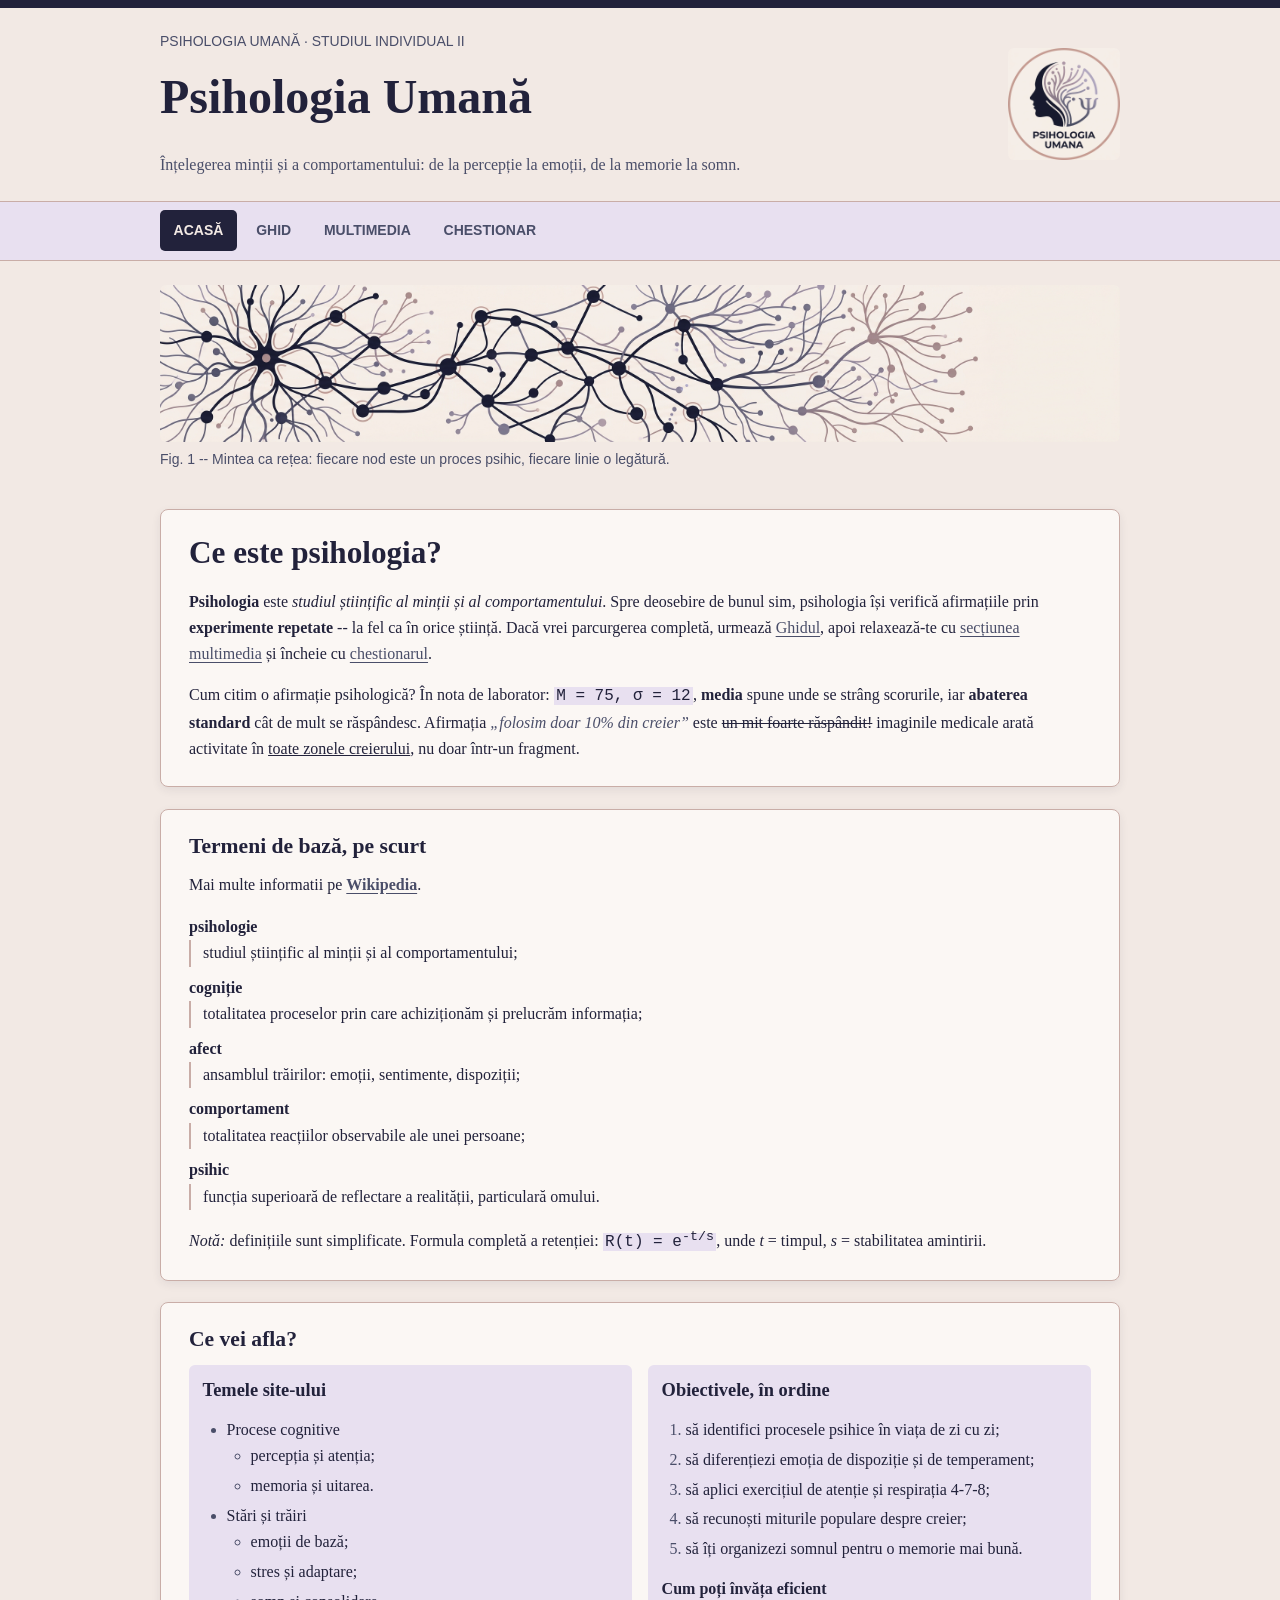
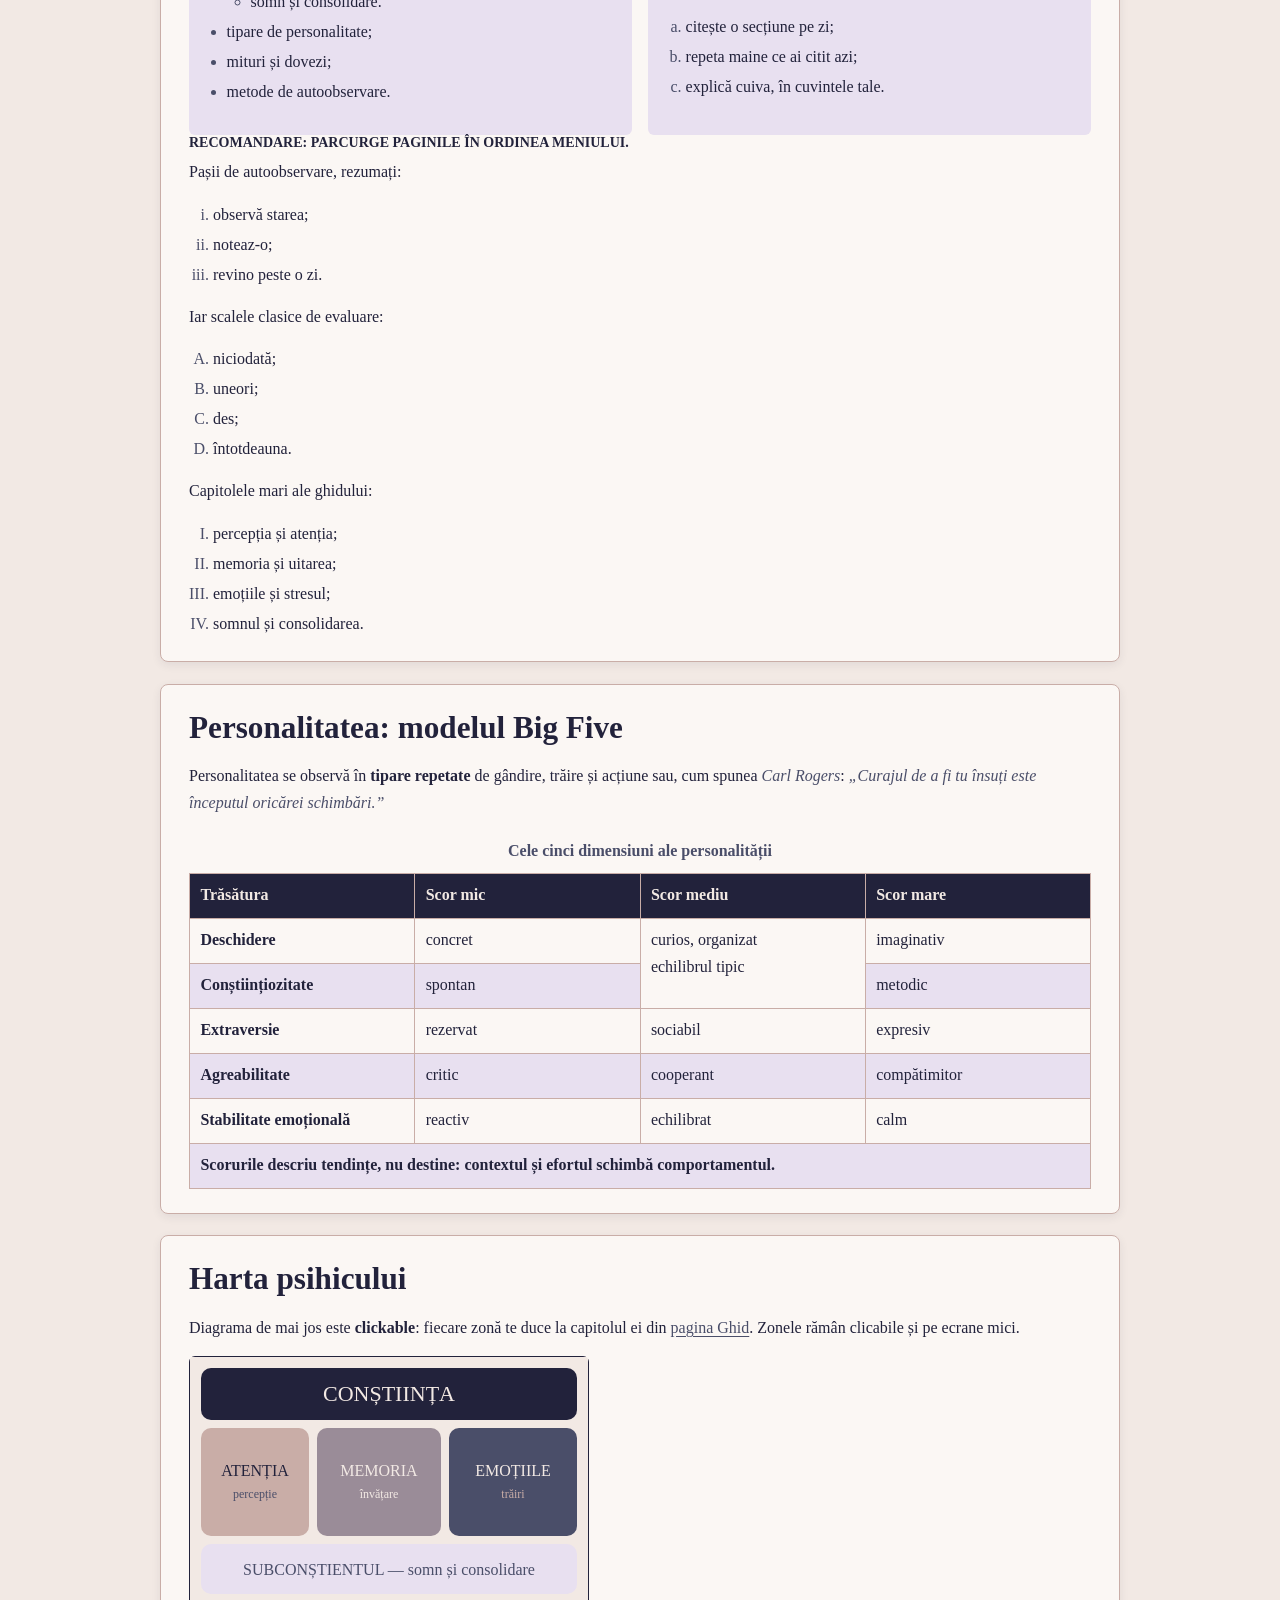
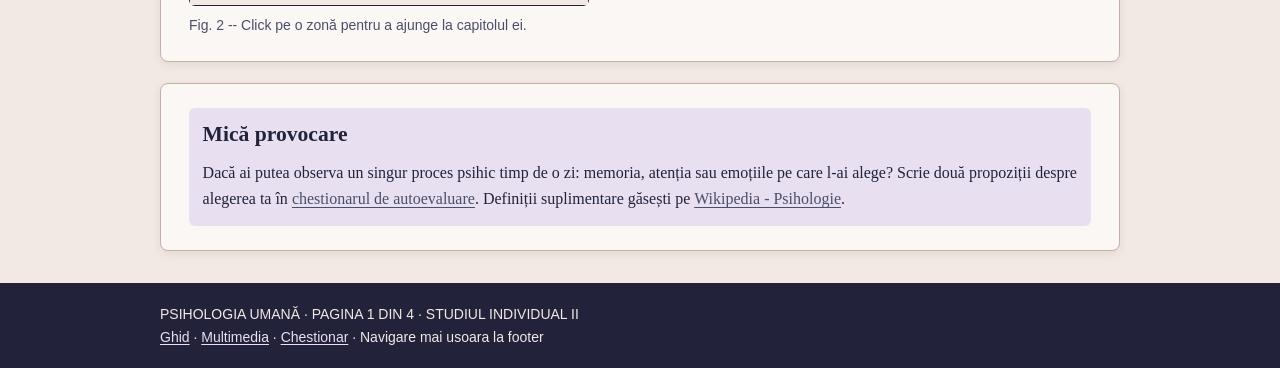
<file: index.html>
<!DOCTYPE html>
<html lang="ro">
<head>
  <meta charset="UTF-8">
  <meta name="viewport" content="width=device-width, initial-scale=1">
  <link rel="stylesheet" href="style.css">
  <title>Psihologia Umană - pagina principală</title>
</head>
<body>

<!-- antetul paginii -->
<header>
  <div class="antet">
    <div>
      <p class="antet-nota">PSIHOLOGIA UMANĂ &middot; STUDIUL INDIVIDUAL II</p>
        <h1>Psihologia Umană</h1>
        <p>Înțelegerea minții și a comportamentului: de la percepție la emoții, de la memorie la somn.</p>
    </div>
    <img src="imagini/sigla.jpg" alt="Sigla site-ului" width="128" height="128" loading="eager">
  </div>
</header>

<!-- meniul comun de navigare -->
<nav aria-label="Navigare principală">
  <ul>
    <li><a href="index.html" aria-current="page">ACASĂ</a></li>
    <li><a href="ghid.html">GHID</a></li>
    <li><a href="multimedia.html">MULTIMEDIA</a></li>
    <li><a href="formular.html">CHESTIONAR</a></li>
  </ul>
</nav>

<!-- continutul principal -->
<main>


  <figure>
    <img src="imagini/banner-minte.jpg" alt="Banner: rețea de noduri" width="960" height="160" loading="eager">
    <figcaption>Fig. 1 -- Mintea ca rețea: fiecare nod este un proces psihic, fiecare linie o legătură.</figcaption>
  </figure>


  <!-- sectiunea 1: ce este psihologia? -->
  <section id="prezentare">
    <h2>Ce este psihologia?</h2>
    <p>
      <strong>Psihologia</strong> este <em>studiul științific al minții și al comportamentului</em>. Spre deosebire
      de bunul sim, psihologia își verifică afirmațiile prin <strong>experimente repetate</strong> --
      la fel ca în orice știință. Dacă vrei parcurgerea completă, urmează <a href="ghid.html">Ghidul</a>,
      apoi relaxează-te cu <a href="multimedia.html">secțiunea multimedia</a> și încheie cu
      <a href="formular.html">chestionarul</a>.
    </p>
    <p>
      Cum citim o afirmație psihologică? În nota de laborator: <code>M = 75, &sigma; = 12</code>,
      <b>media</b> spune unde se strâng scorurile, iar <b>abaterea standard</b> cât de mult se răspândesc.
      Afirmația <q>folosim doar 10% din creier</q> este <s>un mit foarte răspândit!</s>
      imaginile medicale arată activitate în <u>toate zonele creierului</u>, nu doar într-un fragment.
    </p>
  </section>


  <!-- sectiunea 2: termeni de baza -->
  <section id="termeni">
    <h3>Termeni de bază, pe scurt</h3>
    <p>
      Mai multe informatii pe <a href="https://ro.wikipedia.org/wiki/Psihologie"><strong>Wikipedia</strong></a>.
    </p>
    <dl>
      <dt><strong>psihologie</strong></dt>
        <dd>studiul științific al minții și al comportamentului;</dd>
      <dt><strong>cogniție</strong></dt>
       <dd>totalitatea proceselor prin care achiziționăm și prelucrăm informația;</dd>
      <dt><strong>afect</strong></dt>
       <dd>ansamblul trăirilor: emoții, sentimente, dispoziții;</dd>
      <dt><strong>comportament</strong></dt>
        <dd>totalitatea reacțiilor observabile ale unei persoane;</dd>
      <dt><strong>psihic</strong></dt>
        <dd>funcția superioară de reflectare a realității, particulară omului.</dd>
    </dl>
    <p>
      <i>Notă:</i> definițiile sunt simplificate. Formula completă a retenției:
      <code>R(t) = e<sup>-t/s</sup></code>, unde <i>t</i> = timpul, <i>s</i> = stabilitatea amintirii.
    </p>
  </section>


  <!-- sectiunea 3: ce vei afla (liste) -->
  <section id="afla">
    <h3>Ce vei afla?</h3>
    <div class="coloane">
      <div>
          <h4>Temele site-ului</h4>
          <ul>
            <li>Procese cognitive
              <ul>
                <li>percepția și atenția;</li>
                <li>memoria și uitarea.</li>
              </ul>
            </li>
            <li>Stări și trăiri
              <ul>
                <li>emoții de bază;</li>
                <li>stres și adaptare;</li>
                <li>somn și consolidare.</li>
              </ul>
            </li>
            <li>tipare de personalitate;</li>
            <li>mituri și dovezi;</li>
            <li>metode de autoobservare.</li>
          </ul>
        </div>
      <div>
          <h4>Obiectivele, în ordine</h4>
          <ol type="1">
            <li>să identifici procesele psihice în viața de zi cu zi;</li>
            <li>să diferențiezi emoția de dispoziție și de temperament;</li>
            <li>să aplici exercițiul de atenție și respirația 4-7-8;</li>
            <li>să recunoști miturile populare despre creier;</li>
            <li>să îți organizezi somnul pentru o memorie mai bună.</li>
          </ol>
          <h5>Cum poți învăța eficient</h5>
          <ol type="a">
            <li>citește o secțiune pe zi;</li>
            <li>repeta maine ce ai citit azi;</li>
            <li>explică cuiva, în cuvintele tale.</li>
          </ol>
        </div>
    </div>
    <h6>RECOMANDARE: PARCURGE PAGINILE ÎN ORDINEA MENIULUI.</h6>

    <p>
      Pașii de autoobservare, rezumați:
    </p>
    <ol type="i">
      <li>observă starea;</li>
      <li>noteaz-o;</li>
      <li>revino peste o zi.</li>
    </ol>
    <p>Iar scalele clasice de evaluare:</p>
    <ol type="A">
      <li>niciodată;</li>
      <li>uneori;</li>
      <li>des;</li>
      <li>întotdeauna.</li>
    </ol>
    <p>Capitolele mari ale ghidului:</p>
    <ol type="I">
      <li>percepția și atenția;</li>
      <li>memoria și uitarea;</li>
      <li>emoțiile și stresul;</li>
      <li>somnul și consolidarea.</li>
    </ol>
  </section>


  <!-- sectiunea 4: personalitate (tabel complet) -->
  <section id="personalitate">
    <h2>Personalitatea: modelul Big Five</h2>
    <p>
      Personalitatea se observă în <strong>tipare repetate</strong> de gândire, trăire și acțiune sau, cum spunea <cite>Carl Rogers</cite>: <q>Curajul de a fi tu însuți este începutul oricărei schimbări.</q>
    </p>
    <table class="tabel-date">
      <caption><strong>Cele cinci dimensiuni ale personalității</strong></caption>
      <colgroup>
        <col>
        <col>
        <col>
        <col>
      </colgroup>
      <thead>
        <tr>
          <th scope="col">Trăsătura</th>
          <th scope="col">Scor mic</th>
          <th scope="col">Scor mediu</th>
          <th scope="col">Scor mare</th>
        </tr>
      </thead>
      <tbody>
        <tr>
          <td><strong>Deschidere</strong></td>
          <td>concret</td>
          <td rowspan="2">curios, organizat<br> echilibrul tipic</td>
          <td>imaginativ</td>
        </tr>
        <tr>
          <td><strong>Conștiințiozitate</strong></td>
          <td>spontan</td>
          <td>metodic</td>
        </tr>
        <tr>
          <td><strong>Extraversie</strong></td>
          <td>rezervat</td>
          <td>sociabil</td>
          <td>expresiv</td>
        </tr>
        <tr>
          <td><strong>Agreabilitate</strong></td>
          <td>critic</td>
          <td>cooperant</td>
          <td>compătimitor</td>
        </tr>
        <tr>
          <td><strong>Stabilitate emoțională</strong></td>
          <td>reactiv</td>
          <td>echilibrat</td>
          <td>calm</td>
        </tr>
        <tr>
          <th colspan="4">Scorurile descriu tendințe, nu destine: contextul și efortul schimbă comportamentul.</th>
        </tr>
      </tbody>
    </table>
  </section>


  <!-- sectiunea 5: harta psihicului (imagine clicabila) -->
  <section id="harta">
    <h2>Harta psihicului</h2>
    <p>
      Diagrama de mai jos este <strong>clickable</strong>: fiecare zonă te duce la capitolul ei din
      <a href="ghid.html">pagina Ghid</a>. Zonele rămân clicabile și pe ecrane mici.
    </p>
    <figure>
      <div class="diagrama">
        <img src="imagini/harta-psihic.svg" alt="Harta psihicului: conștiința, atenția, memoria, emoțiile și subconștientul cu zone clickable" width="400" height="250" loading="lazy">
        <a class="zona-constiinta" href="ghid.html" aria-label="Conștiința" title="Conștiința"></a>
        <a class="zona-atentie" href="ghid.html#perceptie" aria-label="Atenția" title="Atenția"></a>
        <a class="zona-memorie" href="ghid.html#memorie" aria-label="Memoria" title="Memoria"></a>
        <a class="zona-emotii" href="ghid.html#emotii" aria-label="Emoțiile" title="Emoțiile"></a>
        <a class="zona-subconstient" href="ghid.html#somn" aria-label="Subconștientul" title="Subconștientul"></a>
      </div>
      <figcaption>Fig. 2 -- Click pe o zonă pentru a ajunge la capitolul ei.</figcaption>
    </figure>
  </section>


  <!-- sectiunea 6: provocare -->
  <section id="provocare">
    <div class="caseta">
          <h3>Mică provocare</h3>
          <p>
            Dacă ai putea observa un singur proces psihic timp de o zi: memoria, atenția sau emoțiile
            pe care l-ai alege? Scrie două propoziții despre alegerea ta în
            <a href="formular.html">chestionarul de autoevaluare</a>.
            Definiții suplimentare găsești pe <a href="https://ro.wikipedia.org/wiki/Psihologie">Wikipedia - Psihologie</a>.
          </p>
        </div>
  </section>

</main>

<!-- subsolul -->
<footer>
  <div class="subsol">
    PSIHOLOGIA UMANĂ &middot; PAGINA 1 DIN 4 &middot; STUDIUL INDIVIDUAL II<br>
        <small><a href="ghid.html">Ghid</a> &middot; <a href="multimedia.html">Multimedia</a> &middot; <a href="formular.html">Chestionar</a> &middot; Navigare mai usoara la footer</small>
  </div>
</footer>

</body>
</html>
</file>
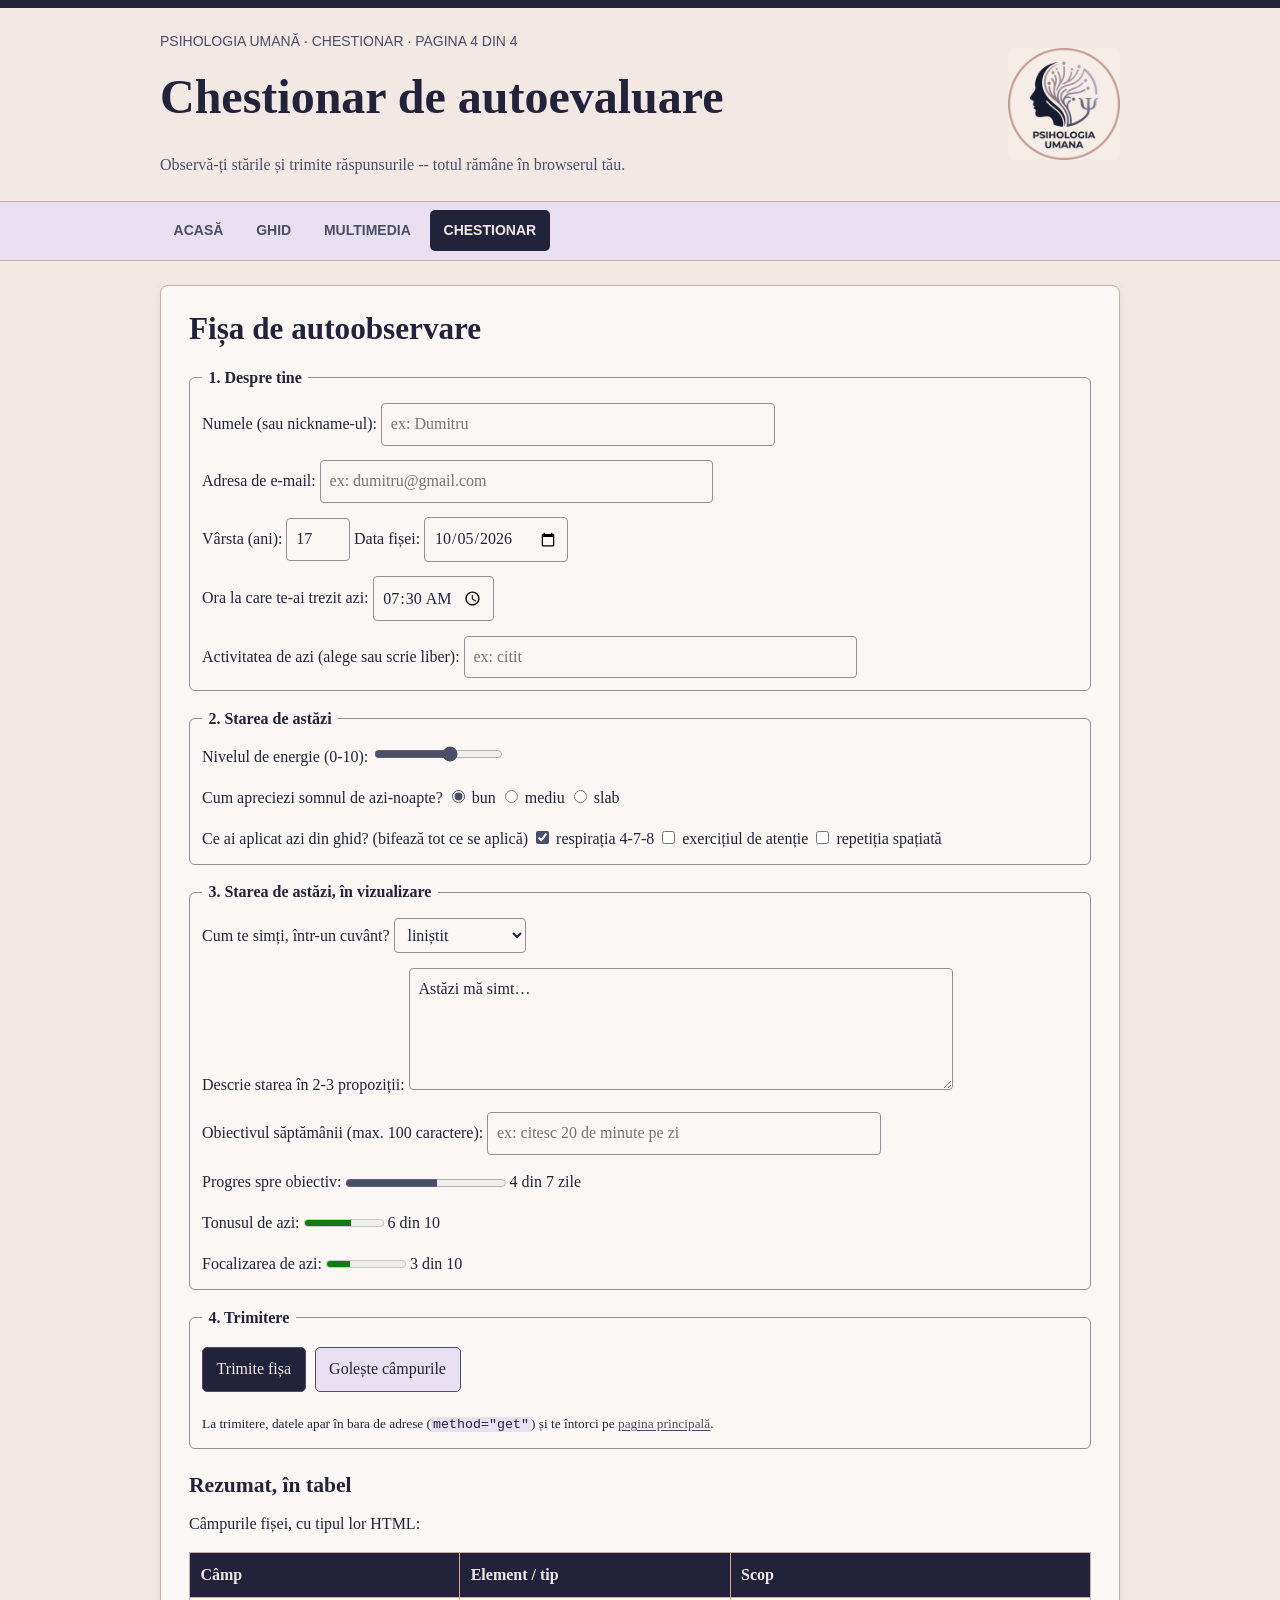
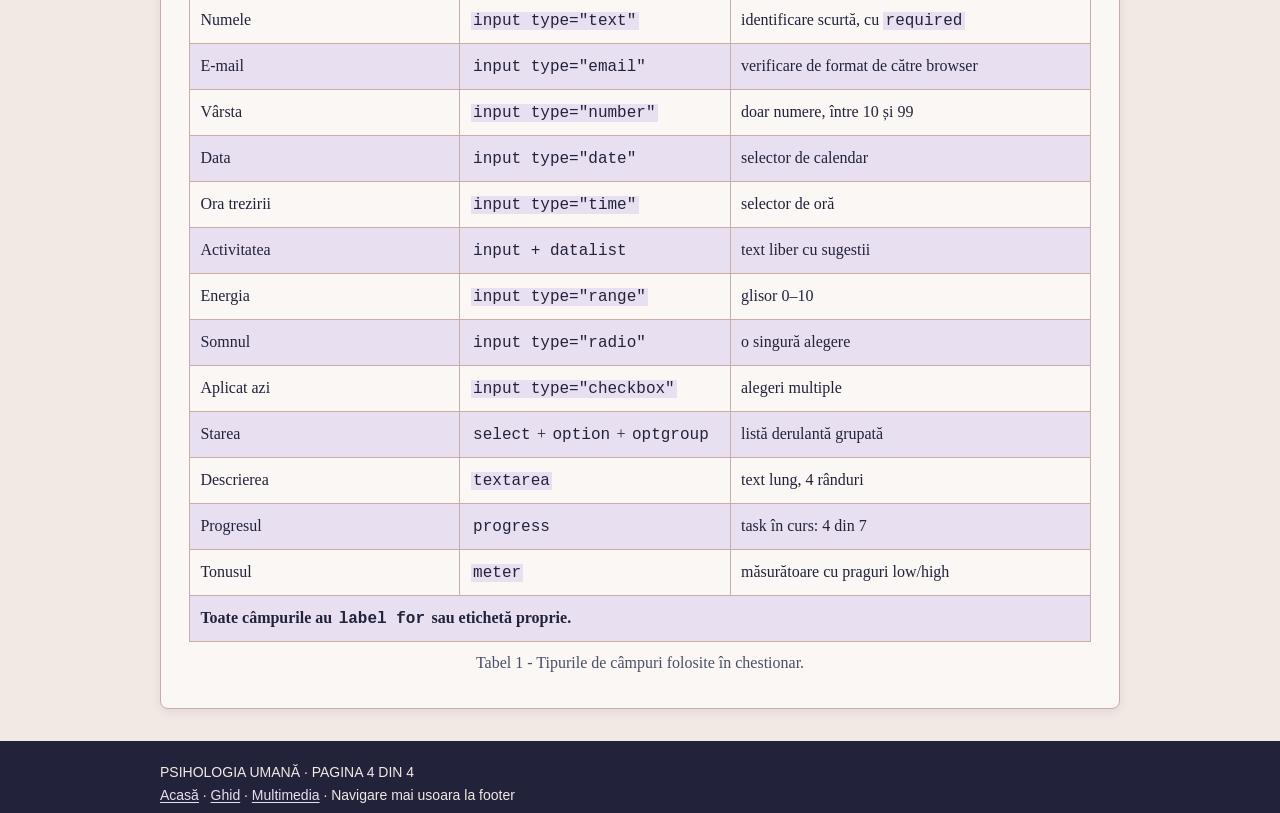
<file: formular.html>
<!DOCTYPE html>
<html lang="ro">
<head>
  <meta charset="UTF-8">
  <meta name="viewport" content="width=device-width, initial-scale=1">
  <link rel="stylesheet" href="style.css">
  <title>Chestionar și contact - Psihologia Umană</title>
</head>
<body>

<!-- antetul paginii -->
<header>
  <div class="antet">
    <div>
      <p class="antet-nota">PSIHOLOGIA UMANĂ &middot; CHESTIONAR &middot; PAGINA 4 DIN 4</p>
        <h1>Chestionar de autoevaluare</h1>
        <p>Observă-ți stările și trimite răspunsurile -- totul rămâne în browserul tău.</p>
    </div>
    <img src="imagini/sigla.jpg" alt="Sigla site-ului" width="128" height="128" loading="eager">
  </div>
</header>

<!-- meniul comun de navigare -->
<nav aria-label="Navigare principală">
  <ul>
    <li><a href="index.html">ACASĂ</a></li>
    <li><a href="ghid.html">GHID</a></li>
    <li><a href="multimedia.html">MULTIMEDIA</a></li>
    <li><a href="formular.html" aria-current="page">CHESTIONAR</a></li>
  </ul>
</nav>

<!-- continutul principal -->
<main>

  <!-- chestionarul -->
  <section id="chestionar">
    <h2>Fișa de autoobservare</h2>

    <form action="index.html" method="get">
      <fieldset>
        <legend><strong>1. Despre tine</strong></legend>
        <p>
          <label for="nume">Numele (sau nickname-ul):</label>
          <input type="text" id="nume" name="nume" size="40" maxlength="60" placeholder="ex: Dumitru" required>
        </p>
        <p>
          <label for="email">Adresa de e-mail:</label>
          <input type="email" id="email" name="email" size="40" placeholder="ex: dumitru@gmail.com">
        </p>
        <p>
          <label for="varsta">Vârsta (ani):</label>
          <input type="number" id="varsta" name="varsta" min="10" max="99" step="1" value="17" size="4">

          <label for="data">Data fișei:</label>
          <input type="date" id="data" name="data" value="2026-10-05">
        </p>
        <p>
          <label for="oraculcare">Ora la care te-ai trezit azi:</label>
          <input type="time" id="oraculcare" name="oraculcare" value="07:30">
        </p>
        <p>
          <label for="activitate">Activitatea de azi (alege sau scrie liber):</label>
          <input type="text" id="activitate" name="activitate" list="lista-activitati" size="40" placeholder="ex: citit">
          <datalist id="lista-activitati">
            <option value="citit"></option>
            <option value="sport"></option>
            <option value="muzică"></option>
            <option value="prieteni"></option>
            <option value="proiecte școlare"></option>
          </datalist>
        </p>
      </fieldset>

      <fieldset>
        <legend><strong>2. Starea de astăzi</strong></legend>
        <p>
          <label for="energie">Nivelul de energie (0-10):</label>
          <input type="range" id="energie" name="energie" min="0" max="10" step="1" value="6">
        </p>
        <p>
          Cum apreciezi somnul de azi-noapte?
          <label><input type="radio" name="somn" value="bun" checked> bun</label>
          <label><input type="radio" name="somn" value="mediu"> mediu</label>
          <label><input type="radio" name="somn" value="slab"> slab</label>
        </p>
        <p>
          Ce ai aplicat azi din ghid? (bifează tot ce se aplică)
          <label><input type="checkbox" name="aplicat" value="respiratie" checked> respirația 4-7-8</label>
          <label><input type="checkbox" name="aplicat" value="atentie"> exercițiul de atenție</label>
          <label><input type="checkbox" name="aplicat" value="repetitie"> repetiția spațiată</label>
        </p>
      </fieldset>

      <fieldset>
        <legend><strong>3. Starea de astăzi, în vizualizare</strong></legend>
        <p>
          <label for="umfl">Cum te simți, într-un cuvânt?</label>
          <select id="umfl" name="umfl">
            <optgroup label="Pozitiv">
              <option value="linistit" selected>liniștit</option>
              <option value="curios">curios</option>
              <option value="entuziasmat">entuziasmat</option>
            </optgroup>
            <optgroup label="Neutru">
              <option value="obosit">obosit</option>
              <option value="ganditor">gânditor</option>
            </optgroup>
            <option value="agitat">agitat</option>
          </select>
        </p>
        <p>
          <label for="descriere">Descrie starea în 2-3 propoziții:</label>
          <textarea id="descriere" name="descriere" rows="4" cols="60" placeholder="Astăzi mă simt...">Astăzi mă simt…</textarea>
        </p>
        <p>
          <label for="obs">Obiectivul săptămânii (max. 100 caractere):</label>
          <input type="text" id="obs" name="obs" maxlength="100" size="40" placeholder="ex: citesc 20 de minute pe zi">
        </p>
        <p>
          <label for="progres">Progres spre obiectiv:</label>
          <progress id="progres" value="4" max="7"> 4 din 7 zile</progress> 4 din 7 zile
        </p>
        <p>
          <label for="tonus">Tonusul de azi:</label>
          <meter id="tonus" value="6" min="0" max="10" low="3" high="8" optimum="7">6 din 10</meter> 6 din 10
        </p>
        <p>
          <label for="focus">Focalizarea de azi:</label>
          <meter id="focus" value="3" min="0" max="10" low="3" high="8" optimum="7">3 din 10</meter> 3 din 10
        </p>
      </fieldset>

      <fieldset>
        <legend><strong>4. Trimitere</strong></legend>
        <p>
          <button type="submit">Trimite fișa</button>
          <button type="reset">Golește câmpurile</button>
        </p>
        <p>
          <small>La trimitere, datele apar în bara de adrese (<code>method="get"</code>) și te întorci pe
          <a href="index.html">pagina principală</a>.</small>
        </p>
      </fieldset>
    </form>

    <h3>Rezumat, în tabel</h3>
    <p>Câmpurile fișei, cu tipul lor HTML:</p>
    <table class="tabel-date">
      <caption class="legenda-jos">Tabel 1 - Tipurile de câmpuri folosite în chestionar.</caption>
      <colgroup>
        <col class="latime-30">
        <col class="latime-30">
        <col class="latime-40">
      </colgroup>
      <thead>
        <tr>
          <th scope="col">Câmp</th>
          <th scope="col">Element / tip</th>
          <th scope="col">Scop</th>
        </tr>
      </thead>
      <tbody>
        <tr><td>Numele</td><td><code>input type="text"</code></td><td>identificare scurtă, cu <code>required</code></td></tr>
        <tr><td>E-mail</td><td><code>input type="email"</code></td><td>verificare de format de către browser</td></tr>
        <tr><td>Vârsta</td><td><code>input type="number"</code></td><td>doar numere, între 10 și 99</td></tr>
        <tr><td>Data</td><td><code>input type="date"</code></td><td>selector de calendar</td></tr>
        <tr><td>Ora trezirii</td><td><code>input type="time"</code></td><td>selector de oră</td></tr>
        <tr><td>Activitatea</td><td><code>input + datalist</code></td><td>text liber cu sugestii</td></tr>
        <tr><td>Energia</td><td><code>input type="range"</code></td><td>glisor 0–10</td></tr>
        <tr><td>Somnul</td><td><code>input type="radio"</code></td><td>o singură alegere</td></tr>
        <tr><td>Aplicat azi</td><td><code>input type="checkbox"</code></td><td>alegeri multiple</td></tr>
        <tr><td>Starea</td><td><code>select</code> + <code>option</code> + <code>optgroup</code></td><td>listă derulantă grupată</td></tr>
        <tr><td>Descrierea</td><td><code>textarea</code></td><td>text lung, 4 rânduri</td></tr>
        <tr><td>Progresul</td><td><code>progress</code></td><td>task în curs: 4 din 7</td></tr>
        <tr><td>Tonusul</td><td><code>meter</code></td><td>măsurătoare cu praguri low/high</td></tr>
        <tr><th colspan="3">Toate câmpurile au <code>label for</code> sau etichetă proprie.</th></tr>
      </tbody>
    </table>
  </section>

</main>

<!-- subsolul -->
<footer>
  <div class="subsol">
    PSIHOLOGIA UMANĂ &middot; PAGINA 4 DIN 4<br>
        <small><a href="index.html">Acasă</a> &middot; <a href="ghid.html">Ghid</a> &middot; <a href="multimedia.html">Multimedia</a> &middot; Navigare mai usoara la footer</small>
  </div>
</footer>

</body>
</html>
</file>
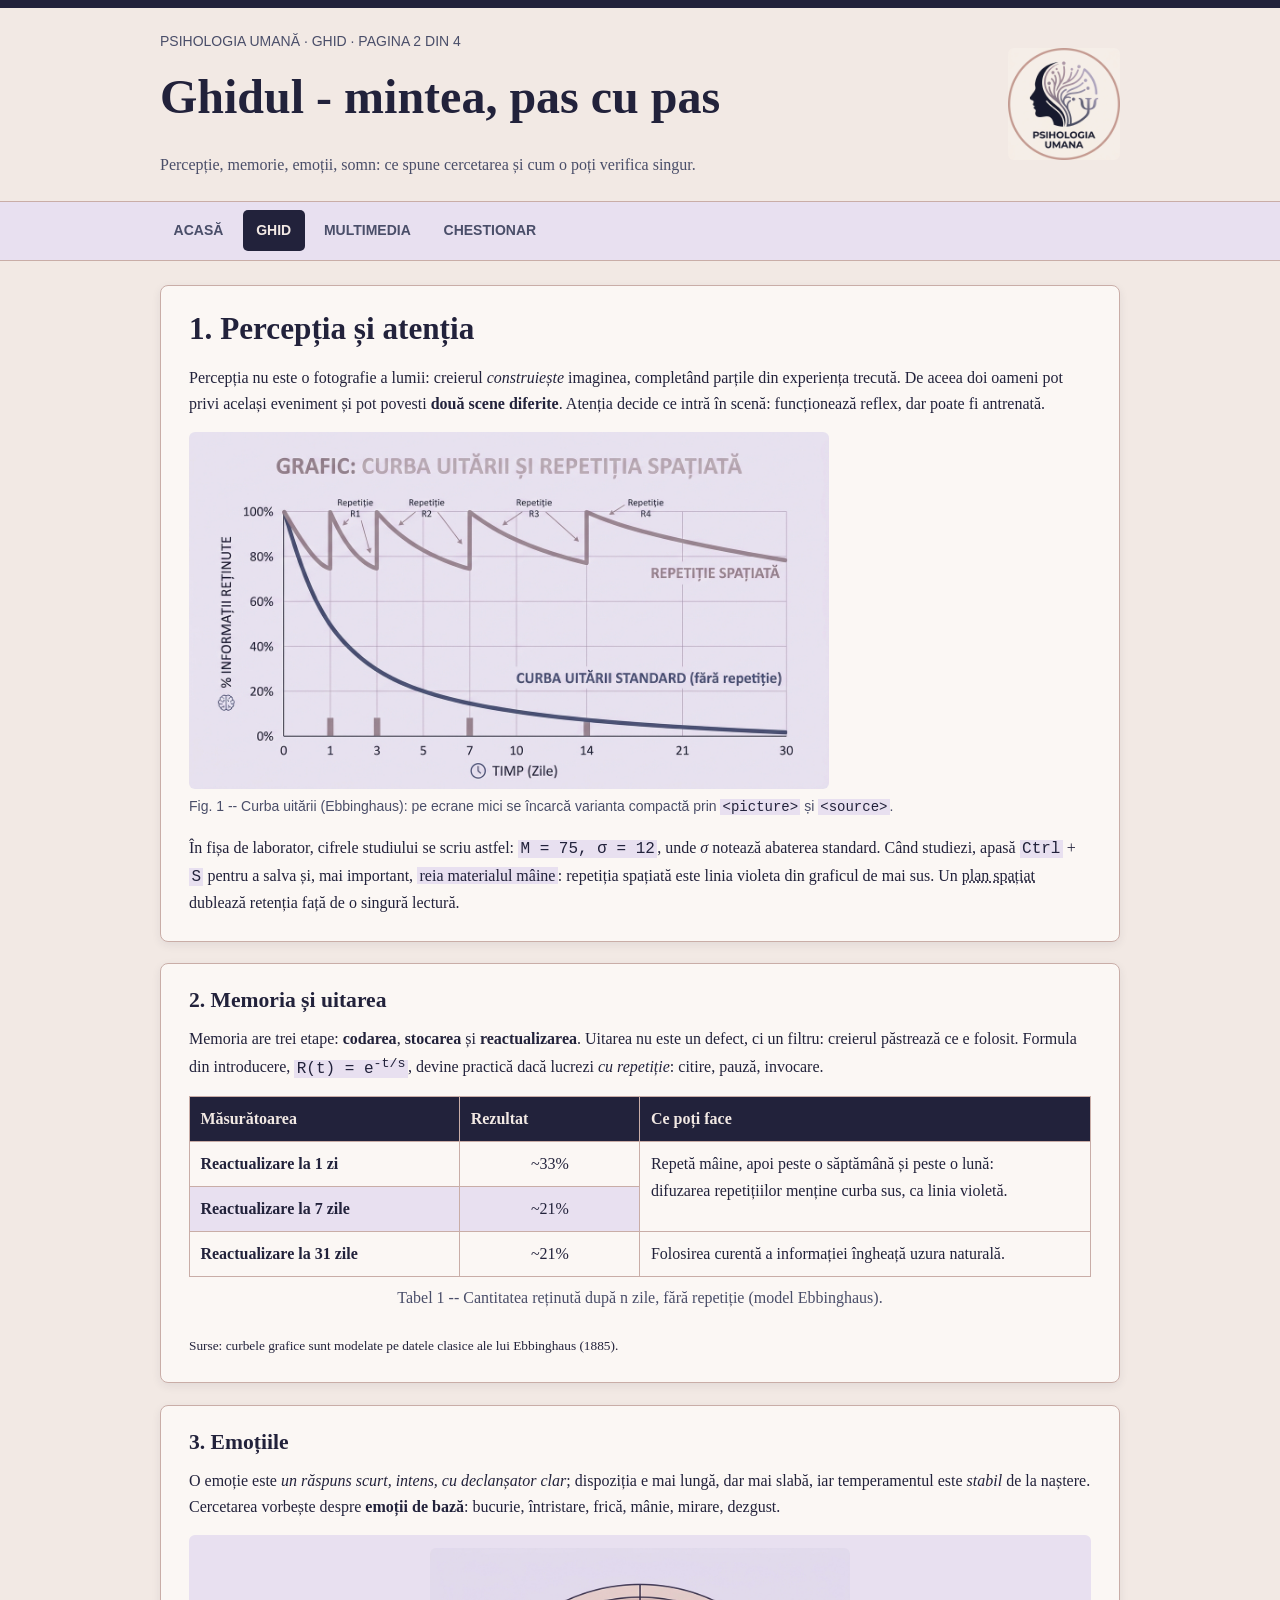
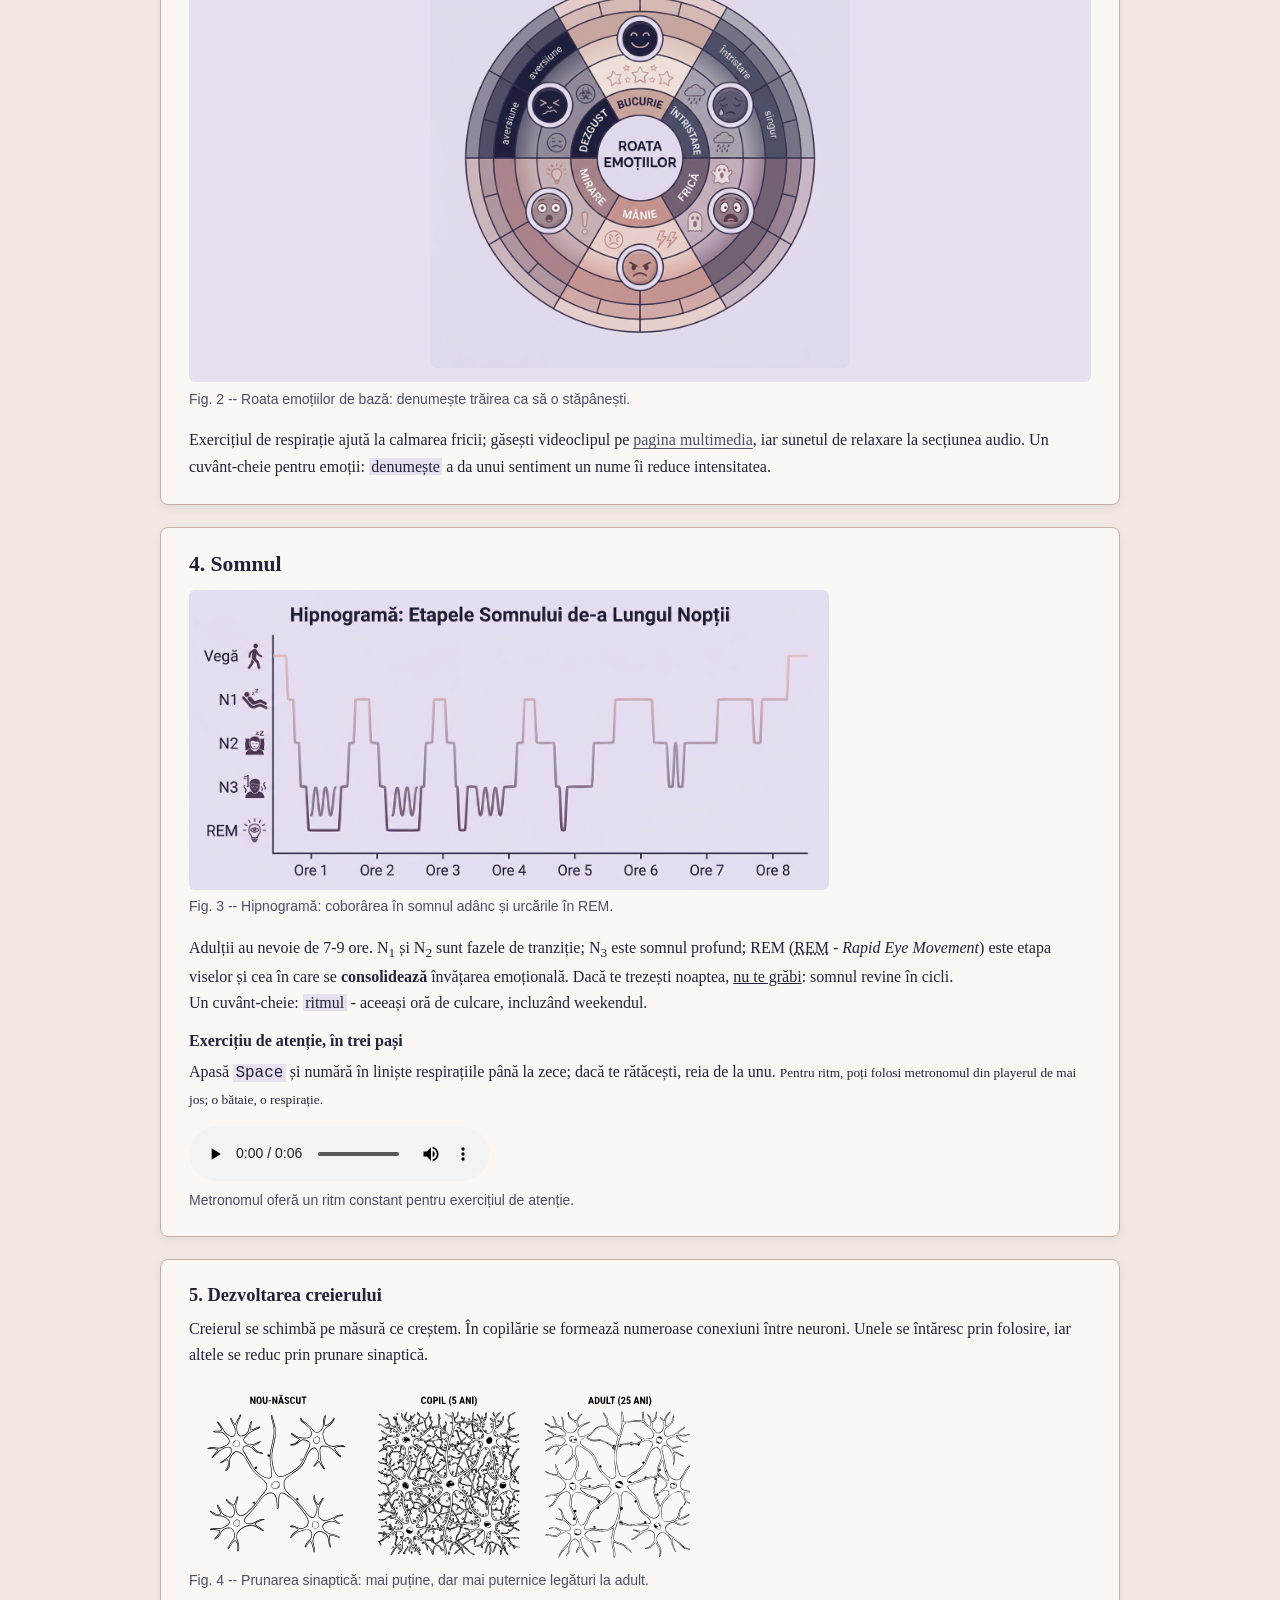
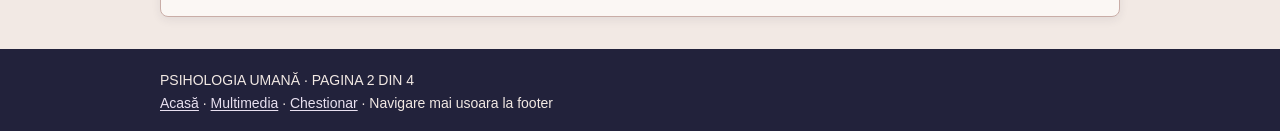
<file: ghid.html>
<!DOCTYPE html>
<html lang="ro">
<head>
  <meta charset="UTF-8">
  <meta name="viewport" content="width=device-width, initial-scale=1">
  <link rel="stylesheet" href="style.css">
  <title>Ghidul psihologiei - procese, emoții și somn</title>
</head>
<body>

<!-- antetul paginii -->
<header>
  <div class="antet">
    <div>
      <p class="antet-nota">PSIHOLOGIA UMANĂ &middot; GHID &middot; PAGINA 2 DIN 4</p>
        <h1>Ghidul - mintea, pas cu pas</h1>
        <p>Percepție, memorie, emoții, somn: ce spune cercetarea și cum o poți verifica singur.</p>
    </div>
    <img src="imagini/sigla.jpg" alt="Sigla site-ului" width="128" height="128" loading="eager">
  </div>
</header>

<!-- meniul comun de navigare -->
<nav aria-label="Navigare principală">
  <ul>
    <li><a href="index.html">ACASĂ</a></li>
    <li><a href="ghid.html" aria-current="page">GHID</a></li>
    <li><a href="multimedia.html">MULTIMEDIA</a></li>
    <li><a href="formular.html">CHESTIONAR</a></li>
  </ul>
</nav>


<!-- continutul principal -->
<main>


  <!-- 1. perceptia si atentia -->
  <section id="perceptie">
    <h2>1. Percepția și atenția</h2>
    <p>
      Percepția nu este o fotografie a lumii: creierul <em>construiește</em> imaginea, completând parțile
      din experiența trecută. De aceea doi oameni pot privi același eveniment și pot povesti
      <strong>două scene diferite</strong>. Atenția decide ce intră în scenă: funcționează reflex,
      dar poate fi antrenată.
    </p>

    <figure>
      <picture>
        <source media="(max-width: 640px)" srcset="imagini/curba-uitarii-mica.png">
        <img src="imagini/curba-uitarii.jpg" alt="Grafic: curba uitării, fără și cu repetiție spațiată" width="640" height="360" loading="lazy">
      </picture>
      <figcaption>Fig. 1 -- Curba uitării (Ebbinghaus): pe ecrane mici se încarcă varianta compactă prin <code>&lt;picture&gt;</code> și <code>&lt;source&gt;</code>.</figcaption>
    </figure>

    <p>
      În fișa de laborator, cifrele studiului se scriu astfel: <code>M = 75, &sigma; = 12</code>,
      unde <var>&sigma;</var> notează abaterea standard. Când studiezi, apasă <kbd>Ctrl</kbd> + <kbd>S</kbd>
      pentru a salva și, mai important, <mark>reia materialul mâine</mark>: repetiția spațiată este
      linia violeta din graficul de mai sus. Un <abbr title="Program de învățare cu pauze planificate">plan spațiat</abbr>
      dublează retenția față de o singură lectură.
    </p>
  </section>


  <!-- 2. memoria si uitarea -->
  <section id="memorie">
    <h3>2. Memoria și uitarea</h3>
    <p>
      Memoria are trei etape: <b>codarea</b>, <b>stocarea</b> și <b>reactualizarea</b>. Uitarea nu este un defect,
      ci un filtru: creierul păstrează ce e folosit. Formula din introducere, <code>R(t) = e<sup>-t/s</sup></code>,
      devine practică dacă lucrezi <em>cu repetiție</em>: citire, pauză, invocare.
    </p>

    <table class="tabel-date">
      <caption class="legenda-jos">Tabel 1 -- Cantitatea reținută după n zile, fără repetiție (model Ebbinghaus).</caption>
      <colgroup>
        <col class="latime-30">
        <col class="latime-20">
        <col class="latime-50">
      </colgroup>
      <thead>
        <tr>
          <th scope="col">Măsurătoarea</th>
          <th scope="col">Rezultat</th>
          <th scope="col">Ce poți face</th>
        </tr>
      </thead>
      <tbody>
        <tr>
          <td><strong>Reactualizare la 1 zi</strong></td>
          <td class="rezultat">~33%</td>
          <td rowspan="2">Repetă mâine, apoi peste o săptămână și peste o lună:<br>difuzarea repetițiilor menține curba sus, ca linia violetă.</td>
        </tr>
        <tr>
          <td><strong>Reactualizare la 7 zile</strong></td>
          <td class="rezultat">~21%</td>
        </tr>
        <tr>
          <td><strong>Reactualizare la 31 zile</strong></td>
          <td class="rezultat">~21%</td>
          <td>Folosirea curentă a informației îngheață uzura naturală.</td>
        </tr>
      </tbody>
    </table>

    <p><small>Surse: curbele grafice sunt modelate pe datele clasice ale lui Ebbinghaus (1885).</small></p>
  </section>


  <!-- 3. emotiile -->
  <section id="emotii">
    <h3>3. Emoțiile</h3>
    <p>
      O emoție este <em>un răspuns scurt, intens, cu declanșator clar</em>; dispoziția e mai lungă, dar mai slabă,
      iar temperamentul este <em>stabil</em> de la naștere. Cercetarea vorbește despre <strong>emoții de bază</strong>:
      bucurie, întristare, frică, mânie, mirare, dezgust.
    </p>

    <figure>
      <div class="caseta">
          <img src="imagini/roata-emotiilor.jpg" alt="Roata emoțiilor de bază: bucurie, întristare, frică, mânie, mirare, dezgust" width="420" height="420" loading="lazy">
        </div>
      <figcaption>Fig. 2 -- Roata emoțiilor de bază: denumește trăirea ca să o stăpânești.</figcaption>
    </figure>

    <p>
      Exercițiul de respirație ajută la calmarea fricii; găsești videoclipul pe
      <a href="multimedia.html">pagina multimedia</a>, iar sunetul de relaxare la secțiunea audio.
      Un cuvânt-cheie pentru emoții: <mark>denumește</mark> a da unui sentiment un nume îi reduce intensitatea.
    </p>
  </section>


  <!-- 4. somnul -->
  <section id="somn">
    <h3>4. Somnul</h3>
    <figure>
      <img src="imagini/hipnograma-somn.jpg" alt="Hipnogramă: etapele somnului de-a lungul nopții — vegă, N1, N2, N3, REM" width="640" height="300" loading="lazy">
      <figcaption>Fig. 3 -- Hipnogramă: coborârea în somnul adânc și urcările în REM.</figcaption>
    </figure>
    <p>
      Adulții au nevoie de 7-9 ore. N<sub>1</sub> și N<sub>2</sub> sunt fazele de tranziție; N<sub>3</sub> este somnul profund;
      REM (<abbr title="Rapid Eye Movement">REM</abbr> - <i>Rapid Eye Movement</i>) este etapa viselor și
      cea în care se <strong>consolidează</strong> învățarea emoțională. Dacă te trezești noaptea,
      <u>nu te grăbi</u>: somnul revine în cicli.<br>Un cuvânt-cheie: <mark>ritmul</mark> -
      aceeași oră de culcare, incluzând weekendul.
    </p>
    <article>
      <header>
        <h5>Exercițiu de atenție, în trei pași</h5>
      </header>
      <p>
        Apasă <kbd>Space</kbd> și numără în liniște respirațiile până la zece; dacă te rătăcești, reia de la unu.
        <small>Pentru ritm, poți folosi metronomul din playerul de mai jos; o bătaie, o respirație.</small>
      </p>
      <audio controls src="audio/metronom.wav" loop></audio>
      <footer>
        <small>Metronomul oferă un ritm constant pentru exercițiul de atenție.</small>
      </footer>
    </article>
  </section>

  <!-- 5. dezvoltarea creierului -->
  <section id="dezvoltare">
    <h4>5. Dezvoltarea creierului</h4>
    <p>Creierul se schimbă pe măsură ce creștem. În copilărie se formează numeroase conexiuni între neuroni. Unele se întăresc prin folosire, iar altele se reduc prin prunare sinaptică.</p>
    <figure>
      <img src="imagini/creier-dezvoltare.svg" alt="Diagramă: sinapsele la nou-născut, copil și adult" width="520" height="180" loading="lazy">
      <figcaption>Fig. 4 -- Prunarea sinaptică: mai puține, dar mai puternice legături la adult.</figcaption>
    </figure>
  </section>
</main>

<!-- subsolul -->
<footer>
  <div class="subsol">
    PSIHOLOGIA UMANĂ &middot; PAGINA 2 DIN 4<br>
        <small><a href="index.html">Acasă</a> &middot; <a href="multimedia.html">Multimedia</a> &middot; <a href="formular.html">Chestionar</a> &middot; Navigare mai usoara la footer</small>
  </div>
</footer>

</body>
</html>
</file>
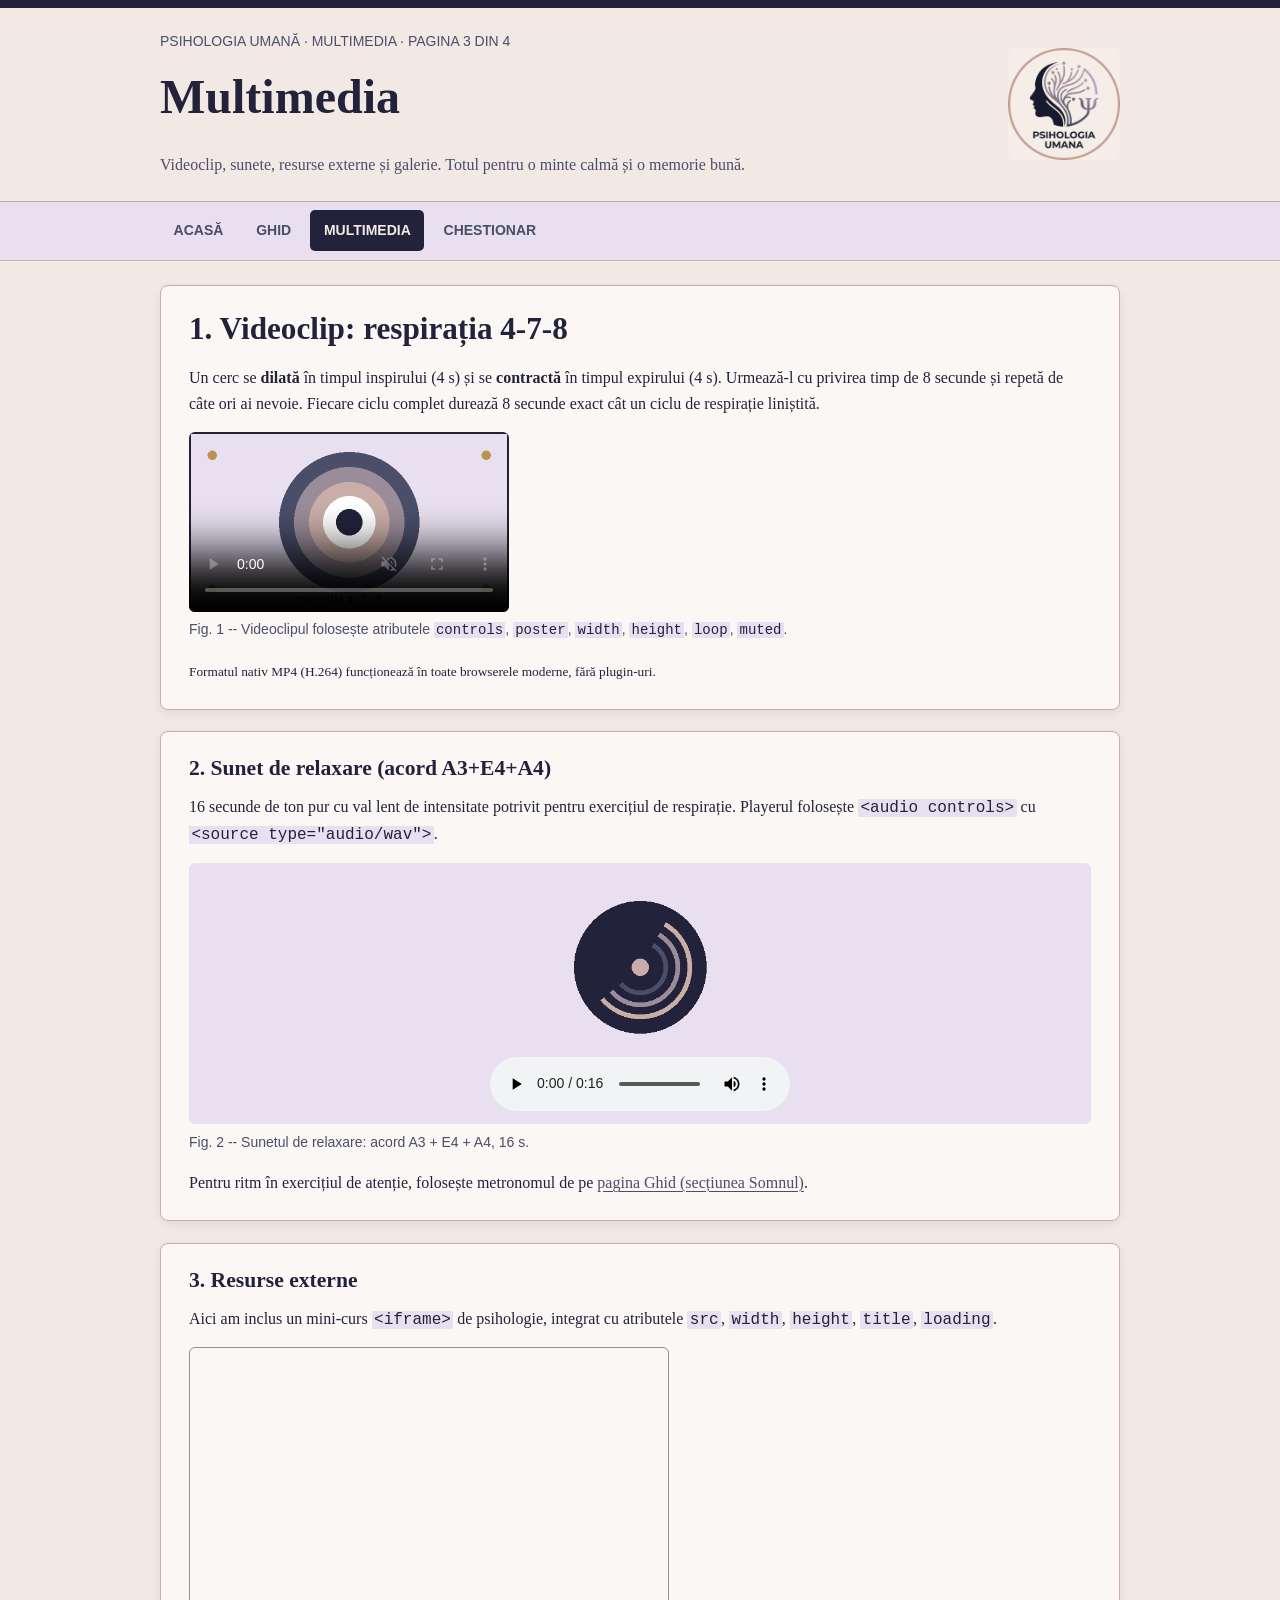
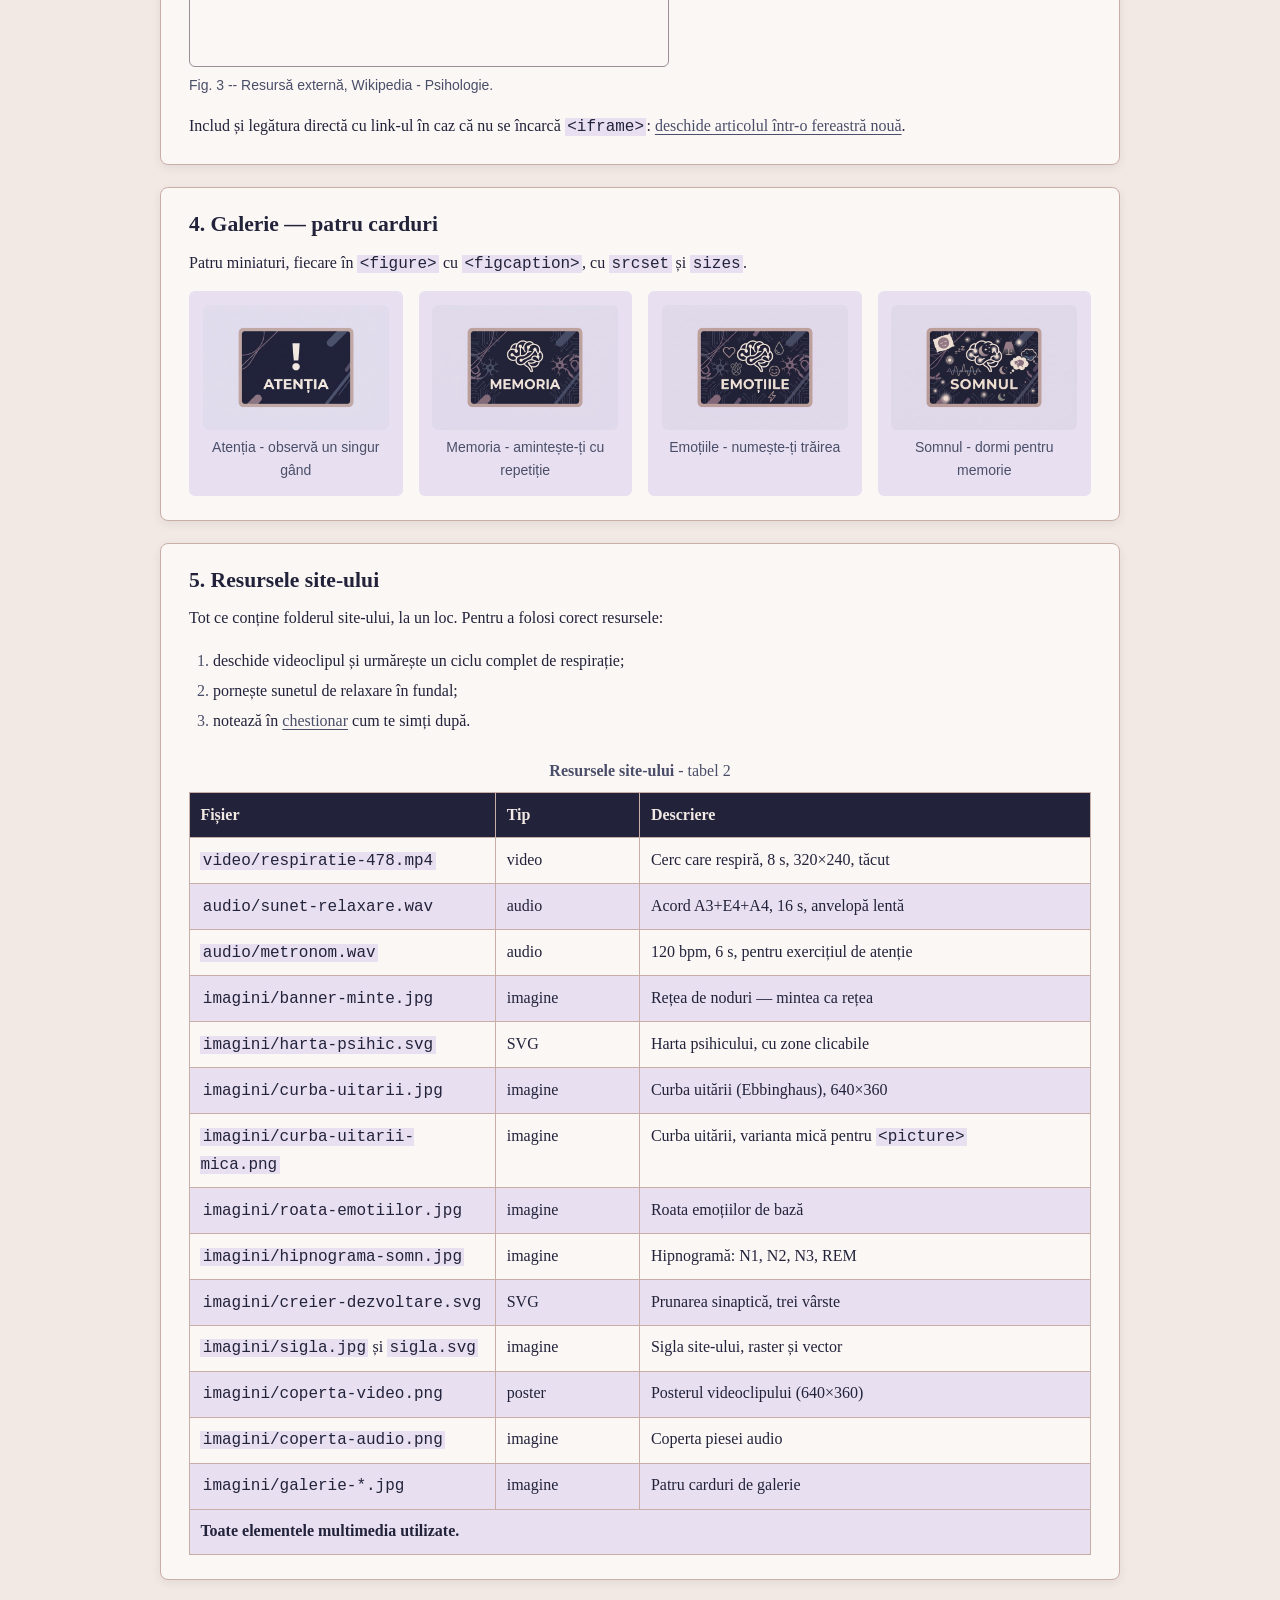
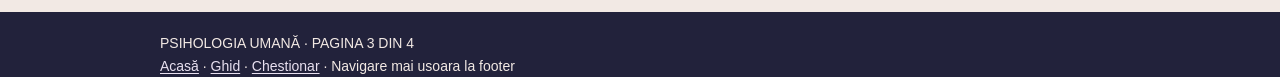
<file: multimedia.html>
<!DOCTYPE html>
<html lang="ro">
<head>
  <meta charset="UTF-8">
  <meta name="viewport" content="width=device-width, initial-scale=1">
  <link rel="stylesheet" href="style.css">
  <title>Multimedia - Psihologia Umană</title>
</head>
<body>

<!-- antetul paginii -->
<header>
  <div class="antet">
    <div>
      <p class="antet-nota">PSIHOLOGIA UMANĂ &middot; MULTIMEDIA &middot; PAGINA 3 DIN 4</p>
        <h1>Multimedia</h1>
        <p>Videoclip, sunete, resurse externe și galerie. Totul pentru o minte calmă și o memorie bună.</p>
    </div>
    <img src="imagini/sigla.jpg" alt="Sigla site-ului" width="128" height="128" loading="eager">
  </div>
</header>

<!-- meniul comun de navigare -->
<nav aria-label="Navigare principală">
  <ul>
    <li><a href="index.html">ACASĂ</a></li>
    <li><a href="ghid.html">GHID</a></li>
    <li><a href="multimedia.html" aria-current="page">MULTIMEDIA</a></li>
    <li><a href="formular.html">CHESTIONAR</a></li>
  </ul>
</nav>

<!-- continutul principal -->
<main>


  <!-- 1. video -->
  <section id="video">
    <h2>1. Videoclip: respirația 4-7-8</h2>
    <p>
      Un cerc se <strong>dilată</strong> în timpul inspirului (4 s) și se <strong>contractă</strong> în timpul expirului (4 s).
      Urmează-l cu privirea timp de 8 secunde și repetă de câte ori ai nevoie. Fiecare ciclu complet
      durează 8 secunde exact cât un ciclu de respirație liniștită.
    </p>

    <figure>
      <video src="video/respiratie-478.mp4" controls poster="imagini/coperta-video.png" width="320" height="240" preload="metadata" loop muted></video>
      <figcaption>Fig. 1 -- Videoclipul folosește atributele <code>controls</code>, <code>poster</code>, <code>width</code>, <code>height</code>, <code>loop</code>, <code>muted</code>.</figcaption>
    </figure>

    <p><small>Formatul nativ MP4 (H.264) funcționează în toate browserele moderne, fără plugin-uri.</small></p>
  </section>


  <!-- 2. audio cu source -->
  <section id="audio">
    <h3>2. Sunet de relaxare (acord A3+E4+A4)</h3>
    <p>
      16 secunde de ton pur cu val lent de intensitate potrivit pentru exercițiul de respirație.
      Playerul folosește <code>&lt;audio controls&gt;</code> cu <code>&lt;source type="audio/wav"&gt;</code>.
    </p>
    <figure>
      <div class="caseta">
          <img src="imagini/coperta-audio.png" alt="Coperta piesei audio: cercuri concentrice" width="180" height="180" loading="lazy"><br>
          <audio controls>
            <source src="audio/sunet-relaxare.wav" type="audio/wav">
            Browserul tău nu suportă elementul audio.
          </audio>
        </div>
      <figcaption>Fig. 2 -- Sunetul de relaxare: acord A3 + E4 + A4, 16 s.</figcaption>
    </figure>
    <p>
      Pentru ritm în exercițiul de atenție, folosește metronomul de pe
      <a href="ghid.html#somn">pagina Ghid (secțiunea Somnul)</a>.
    </p>
  </section>


  <!-- 3. iframe -->
  <section id="resurse">
    <h3>3. Resurse externe</h3>
    <p>
      Aici am inclus un mini-curs <code>&lt;iframe&gt;</code>
      de psihologie, integrat cu atributele <code>src</code>, <code>width</code>, <code>height</code>, <code>title</code>, <code>loading</code>.
    </p>
    <figure>
      <iframe sandbox src="https://ro.wikipedia.org/wiki/Psihologie" title="Articol extern: Psihologie (Wikipedia)" width="480" height="320" loading="lazy"></iframe>
      <figcaption>Fig. 3 -- Resursă externă, Wikipedia - Psihologie.</figcaption>
    </figure>
    <p>
      Includ și legătura directă cu link-ul în caz că nu se încarcă <code>&lt;iframe&gt;</code>:
      <a href="https://ro.wikipedia.org/wiki/Psihologie" target="_blank">deschide articolul într-o fereastră nouă</a>.
    </p>
  </section>


  <!-- 4. galerie -->
  <section id="galerie">
    <h3>4. Galerie — patru carduri</h3>
    <p>
      Patru miniaturi, fiecare în <code>&lt;figure&gt;</code> cu <code>&lt;figcaption&gt;</code>, cu <code>srcset</code> și <code>sizes</code>.
    </p>
    <div class="galerie">
          <figure>
            <img src="imagini/galerie-atentie.png" srcset="imagini/galerie-atentie.jpg 300w" sizes="(min-width: 64rem) 225px, (min-width: 40rem) 42vw, 85vw" alt="Card: Atenția" width="225" height="150" loading="lazy">
            <figcaption>Atenția - observă un singur gând</figcaption>
          </figure>
          <figure>
            <img src="imagini/galerie-memorie.png" srcset="imagini/galerie-memorie.jpg 300w" sizes="(min-width: 64rem) 225px, (min-width: 40rem) 42vw, 85vw" alt="Card: Memoria" width="225" height="150" loading="lazy">
            <figcaption>Memoria - amintește-ți cu repetiție</figcaption>
          </figure>
          <figure>
            <img src="imagini/galerie-emotii.png" srcset="imagini/galerie-emotii.jpg 300w" sizes="(min-width: 64rem) 225px, (min-width: 40rem) 42vw, 85vw" alt="Card: Emoțiile" width="225" height="150" loading="lazy">
            <figcaption>Emoțiile - numește-ți trăirea</figcaption>
          </figure>
          <figure>
            <img src="imagini/galerie-somn.png" srcset="imagini/galerie-somn.jpg 300w" sizes="(min-width: 64rem) 225px, (min-width: 40rem) 42vw, 85vw" alt="Card: Somnul" width="225" height="150" loading="lazy">
            <figcaption>Somnul - dormi pentru memorie</figcaption>
          </figure>

    </div>
  </section>


  <!-- 5. fisa tehnica -->
  <section id="fisa">
    <h3>5. Resursele site-ului</h3>
    <p>Tot ce conține folderul site-ului, la un loc. Pentru a folosi corect resursele:</p>
    <ol type="1">
      <li>deschide videoclipul și urmărește un ciclu complet de respirație;</li>
      <li>pornește sunetul de relaxare în fundal;</li>
      <li>notează în <a href="formular.html">chestionar</a> cum te simți după.</li>
    </ol>
    <table class="tabel-date">
      <caption><strong>Resursele site-ului</strong> - tabel 2</caption>
      <colgroup>
        <col class="latime-34">
        <col class="latime-16">
        <col class="latime-50">
      </colgroup>
      <thead>
        <tr>
          <th scope="col">Fișier</th>
          <th scope="col">Tip</th>
          <th scope="col">Descriere</th>
        </tr>
      </thead>
      <tbody>
        <tr><td><code>video/respiratie-478.mp4</code></td><td>video</td><td>Cerc care respiră, 8 s, 320×240, tăcut</td></tr>
        <tr><td><code>audio/sunet-relaxare.wav</code></td><td>audio</td><td>Acord A3+E4+A4, 16 s, anvelopă lentă</td></tr>
        <tr><td><code>audio/metronom.wav</code></td><td>audio</td><td>120 bpm, 6 s, pentru exercițiul de atenție</td></tr>
        <tr><td><code>imagini/banner-minte.jpg</code></td><td>imagine</td><td>Rețea de noduri — mintea ca rețea</td></tr>
        <tr><td><code>imagini/harta-psihic.svg</code></td><td>SVG</td><td>Harta psihicului, cu zone clicabile</td></tr>
        <tr><td><code>imagini/curba-uitarii.jpg</code></td><td>imagine</td><td>Curba uitării (Ebbinghaus), 640×360</td></tr>
        <tr><td><code>imagini/curba-uitarii-mica.png</code></td><td>imagine</td><td>Curba uitării, varianta mică pentru <code>&lt;picture&gt;</code></td></tr>
        <tr><td><code>imagini/roata-emotiilor.jpg</code></td><td>imagine</td><td>Roata emoțiilor de bază</td></tr>
        <tr><td><code>imagini/hipnograma-somn.jpg</code></td><td>imagine</td><td>Hipnogramă: N1, N2, N3, REM</td></tr>
        <tr><td><code>imagini/creier-dezvoltare.svg</code></td><td>SVG</td><td>Prunarea sinaptică, trei vârste</td></tr>
        <tr><td><code>imagini/sigla.jpg</code> și <code>sigla.svg</code></td><td>imagine</td><td>Sigla site-ului, raster și vector</td></tr>
        <tr><td><code>imagini/coperta-video.png</code></td><td>poster</td><td>Posterul videoclipului (640×360)</td></tr>
        <tr><td><code>imagini/coperta-audio.png</code></td><td>imagine</td><td>Coperta piesei audio</td></tr>
        <tr><td><code>imagini/galerie-*.jpg</code></td><td>imagine</td><td>Patru carduri de galerie</td></tr>
        <tr><th colspan="3">Toate elementele multimedia utilizate.</th></tr>
      </tbody>
    </table>
  </section>

</main>

<!-- subsolul -->
<footer>
  <div class="subsol">
    PSIHOLOGIA UMANĂ &middot; PAGINA 3 DIN 4<br>
        <small><a href="index.html">Acasă</a> &middot; <a href="ghid.html">Ghid</a> &middot; <a href="formular.html">Chestionar</a> &middot; Navigare mai usoara la footer</small>
  </div>
</footer>

</body>
</html>
</file>
<file: style.css>
:root {
  --fundal: #F2E9E4;
  --inchis: #22223B;
  --gri: #4A4E69;
  --mov: #9A8C98;
  --accent: #C9ADA7;
  --secundar: #E8E0F0;
  --hartie: #fbf7f4;
  --umbra: 0 3px 10px rgb(34 34 59 / 8%);
  --latime: 60rem;
  --tranzitie: .35s ease;
  --umbra-hover: 0 5px 14px rgb(34 34 59 / 14%);
  --halou-focus: 0 0 0 5px rgb(154 140 152 / 25%);
}

* {
  box-sizing: border-box;
}

body {
  margin: 0;
  background: var(--fundal);
  color: var(--inchis);
  font: 1rem/1.65 Georgia, "Times New Roman", serif;
  overflow-wrap: anywhere;
}

h1,
h2,
h3,
h4,
h5,
h6 {
  margin: 0 0 .55em;
  line-height: 1.2;
}

h1 {
  font-size: clamp(1.75rem, 5vw, 3rem);
}

h2 {
  font-size: clamp(1.4rem, 3vw, 1.95rem);
}

h3 {
  font-size: 1.35rem;
}

h4 {
  font-size: 1.15rem;
}

h5 {
  font-size: 1rem;
}

h6 {
  font-size: .875rem;
}

p {
  margin: 0 0 .9rem;
}

p:last-child {
  margin-bottom: 0;
}

a {
  color: var(--gri);
  text-underline-offset: .16em;
}

a:hover {
  color: var(--inchis);
  background-color: var(--secundar);
}

a,
button,
input,
select,
textarea,
audio,
video,
iframe {
  transition:
    color var(--tranzitie),
    background-color var(--tranzitie),
    border-color var(--tranzitie),
    box-shadow var(--tranzitie),
    transform var(--tranzitie);
}

:focus-visible {
  outline: 2px solid var(--gri);
  outline-offset: 3px;
  box-shadow: var(--halou-focus);
}

:where(a, button, input, select, textarea, audio, video, iframe):focus-visible {
  transform: scale(1.015);
  animation: pulseSoft .4s ease both;
}

:where(nav a, .diagrama a, button):is(:hover, :focus-visible) {
  transform: scale(1.06);
}

:where(nav a, .diagrama a, button, input, select, textarea):active {
  transform: scale(.98);
}

nav a:focus-visible {
  transform: scale(1.06);
}

nav a:hover {
  transform: translateY(-2px) scale(1.06);
}

nav a:active {
  transform: scale(.98);
}

.antet,
nav ul,
main,
.subsol {
  width: min(calc(100% - 2rem), var(--latime));
  margin-inline: auto;
}

body > header {
  border-top: .55rem solid var(--inchis);
}

.antet {
  display: flex;
  justify-content: space-between;
  align-items: center;
  gap: 1rem;
  padding-block: 1.4rem;
}

.antet img {
  width: clamp(3.5rem, 12vw, 7rem);
  flex: none;
}

.antet p {
  color: var(--gri);
}

.antet-nota,
nav,
footer,
figcaption {
  font-family: Verdana, Arial, sans-serif;
  font-size: .875rem;
}

nav {
  background: var(--secundar);
  border-block: 1px solid var(--accent);
}

nav ul {
  display: flex;
  flex-wrap: wrap;
  gap: .35rem;
  margin-block: 0;
  padding: .55rem 0;
  list-style: none;
}

nav a {
  display: block;
  padding: .55rem .4rem;
  border-radius: 5px;
  text-align: center;
  text-decoration: none;
  font-weight: bold;
}

nav a[aria-current="page"] {
  color: var(--fundal);
  background: var(--inchis);
}

nav a:not([aria-current]):hover {
  background: var(--accent);
}

body > footer {
  background: var(--inchis);
  color: var(--fundal);
  padding-block: 1.25rem;
}

footer a {
  color: var(--secundar);
}

footer a:hover {
  color: var(--inchis);
}

footer a:focus-visible {
  outline-color: var(--accent);
}

footer small {
  font-size: inherit;
}

article footer {
  margin-top: .5rem;
  color: var(--gri);
}

main {
  display: grid;
  gap: 1rem;
  margin-block: 1.25rem 2rem;
}

main > * {
  min-width: 0;
}

section {
  scroll-margin-top: 1rem;
  padding: 1rem;
  border: 1px solid var(--accent);
  border-radius: 8px;
  background: var(--hartie);
  box-shadow: var(--umbra);
  transition: box-shadow var(--tranzitie);
}

main > section:is(:hover, :focus-within) {
  box-shadow: var(--umbra-hover);
}

section:target {
  border-color: var(--gri);
}

section > :last-child {
  margin-bottom: 0;
}

.tabel-date + p {
  margin-top: .75rem;
}

.coloane,
.galerie {
  display: grid;
  gap: 1rem;
}

.coloane > div,
.caseta,
.galerie figure {
  padding: .85rem;
  border-radius: 6px;
  background: var(--secundar);
}

.caseta:has(img) {
  text-align: center;
}

ul,
ol {
  padding-inline-start: 1.5rem;
}

li + li {
  margin-top: .22rem;
}

nav li + li {
  margin-top: 0;
}

li::marker {
  color: var(--gri);
}

dt {
  margin-top: .5rem;
}

dd {
  margin-inline-start: 0;
  padding-inline-start: .75rem;
  border-inline-start: 2px solid var(--accent);
}

q,
cite {
  color: var(--gri);
  font-style: italic;
}

blockquote {
  margin-inline: 0;
  padding: .75rem 1rem;
  border-inline-start: 3px solid var(--mov);
  background: var(--secundar);
}

main li,
dt,
dd,
q,
cite,
blockquote,
mark {
  transition:
    color var(--tranzitie),
    background-color var(--tranzitie),
    border-color var(--tranzitie),
    text-decoration-color var(--tranzitie);
}

main li:hover,
dt:hover,
dd:hover,
q:hover,
cite:hover {
  background-color: var(--secundar);
}

dd:hover,
blockquote:hover {
  border-inline-start-color: var(--gri);
}

q,
cite {
  text-decoration: underline transparent;
  text-underline-offset: .2em;
}

q:hover,
cite:hover {
  color: var(--inchis);
  text-decoration-color: var(--mov);
}

mark:hover {
  background-color: var(--accent);
}

code,
kbd,
mark {
  background: var(--secundar);
  color: var(--inchis);
  padding-inline: .15em;
}

figure {
  margin: 0 0 1rem;
}

figcaption {
  margin-top: .4rem;
  color: var(--gri);
  transition: color var(--tranzitie), transform var(--tranzitie);
}

figure:is(:hover, :focus-within) figcaption {
  color: var(--inchis);
  animation: floatSoft .45s ease both;
}

img,
video,
iframe,
audio {
  max-width: 100%;
  vertical-align: middle;
}

img,
video {
  height: auto;
}

img,
video,
iframe {
  border-radius: 6px;
}

img {
  transition: transform var(--tranzitie);
}

img:hover,
.diagrama:is(:hover, :focus-within) img {
  transform: scale(1.02);
}

iframe {
  border: 1px solid var(--mov);
}

.galerie figure {
  margin: 0;
  text-align: center;
}

.galerie img {
  width: 100%;
}

.diagrama {
  position: relative;
  width: min(100%, 400px);
  margin-bottom: .5rem;
}

.diagrama img {
  display: block;
  width: 100%;
}

.diagrama a {
  position: absolute;
  border-radius: 4px;
}

.diagrama a:hover {
  background-color: rgb(74 78 105 / 16%);
}

.zona-constiinta {
  inset: 4.8% 3% 74.4%;
}

.zona-atentie {
  inset: 28.8% 70% 28% 3%;
}

.zona-memorie {
  inset: 28.8% 37% 28% 32%;
}

.zona-emotii {
  inset: 28.8% 3% 28% 65%;
}

.zona-subconstient {
  inset: 75.2% 3% 4.8%;
}

.tabel-date {
  width: 100%;
  table-layout: fixed;
  border-collapse: collapse;
  background: var(--hartie);
  font-size: .875rem;
}

caption {
  padding: .5rem;
  color: var(--gri);
}

.legenda-jos {
  caption-side: bottom;
}

th,
td {
  border: 1px solid var(--accent);
  padding: .4rem;
  text-align: left;
  vertical-align: top;
  transition: background-color var(--tranzitie), color var(--tranzitie);
}

thead th {
  background: var(--inchis);
  color: var(--fundal);
}

.latime-16 {
  width: 16%;
}

.latime-20 {
  width: 20%;
}

.latime-30 {
  width: 30%;
}

.latime-34 {
  width: 34%;
}

.latime-40 {
  width: 40%;
}

.latime-50 {
  width: 50%;
}

tbody tr:nth-child(even) > td,
tbody th {
  background: var(--secundar);
}

tbody tr:is(:hover, :focus-within) > :is(td, th) {
  background: var(--accent);
}

thead tr:hover > th {
  background: var(--gri);
}

.rezultat {
  text-align: center;
}

.tabel-date,
.galerie figure,
.coloane > div,
.caseta {
  transition:
    transform var(--tranzitie),
    box-shadow var(--tranzitie);
}

:is(.tabel-date, .galerie figure, .coloane > div, .caseta):is(:hover, :focus-within) {
  transform: translateY(-3px);
  box-shadow: var(--umbra-hover);
}

form {
  display: grid;
  gap: .9rem;
  margin-bottom: 1.5rem;
}

fieldset {
  min-width: 0;
  margin: 0;
  padding: .75rem;
  border: 1px solid var(--mov);
  border-radius: 6px;
}

legend {
  padding-inline: .4rem;
}

input,
select,
textarea,
button {
  font: inherit;
  max-width: 100%;
}

input,
select,
textarea,
progress,
meter {
  accent-color: var(--gri);
}

input:not([type="radio"], [type="checkbox"], [type="range"]),
select,
textarea {
  padding: .45rem .55rem;
  border: 1px solid var(--mov);
  border-radius: 4px;
  background: var(--hartie);
  color: var(--inchis);
}

input:hover,
select:hover,
textarea:hover {
  border-color: var(--gri);
}

textarea {
  width: min(100%, 34rem);
  resize: vertical;
}

button {
  margin: .25rem .3rem .25rem 0;
  padding: .5rem .85rem;
  border: 1px solid var(--gri);
  border-radius: 5px;
  background: var(--inchis);
  color: var(--fundal);
  cursor: pointer;
}

button:hover {
  background: var(--gri);
}

button[type="reset"] {
  background: var(--secundar);
  color: var(--inchis);
}

button[type="reset"]:hover {
  background: var(--accent);
}

@keyframes fadeIn {
  from {
    opacity: 0;
  }

  to {
    opacity: 1;
  }
}

@keyframes fadeInUp {
  from {
    opacity: 0;
    translate: 0 6px;
  }

  to {
    opacity: 1;
    translate: 0 0;
  }
}

@keyframes slideDown {
  from {
    opacity: 0;
    translate: 0 -8px;
  }

  to {
    opacity: 1;
    translate: 0 0;
  }
}

@keyframes zoomInSoft {
  from {
    opacity: 0;
    scale: .985;
  }

  to {
    opacity: 1;
    scale: 1;
  }
}

@keyframes pulseSoft {
  50% {
    outline-offset: 4px;
  }
}

@keyframes floatSoft {
  50% {
    translate: 0 -2px;
  }
}

body > header {
  animation: slideDown .45s ease both;
}

main > figure {
  animation: fadeIn .45s ease .08s both;
}

main > figure > img[src="imagini/banner-minte.jpg"] {
  animation: none;
}

img {
  animation: zoomInSoft .45s ease both;
}

h1,
h2,
h3 {
  animation: fadeInUp .4s ease .06s both;
}

main > section {
  animation: fadeInUp .45s ease both;
}

main > section:nth-of-type(2) {
  animation-delay: .05s;
}

main > section:nth-of-type(3) {
  animation-delay: .10s;
}

main > section:nth-of-type(4) {
  animation-delay: .15s;
}

main > section:nth-of-type(5) {
  animation-delay: .20s;
}

main > section:nth-of-type(n+6) {
  animation-delay: .25s;
}

main > section:focus-within,
main > section:target {
  animation: none;
}

@media (max-width: 39.99rem) {
  nav ul {
    display: grid;
    grid-template-columns: repeat(2, minmax(0, 1fr));
  }
}

@media (min-width: 40rem) {
  .antet,
  nav ul,
  main,
  .subsol {
    width: min(calc(100% - 4rem), var(--latime));
  }

  nav a {
    padding-inline: .85rem;
  }

  section {
    padding: 1.35rem;
  }

  .coloane,
  .galerie {
    grid-template-columns: repeat(2, minmax(0, 1fr));
  }

  .tabel-date {
    font-size: 1rem;
  }

  th,
  td {
    padding: .55rem .65rem;
  }
}

@media (min-width: 64rem) {
  main {
    gap: 1.35rem;
    margin-top: 1.5rem;
  }

  section {
    padding: 1.5rem 1.75rem;
  }

  .galerie {
    grid-template-columns: repeat(4, minmax(0, 1fr));
  }
}
</file>
